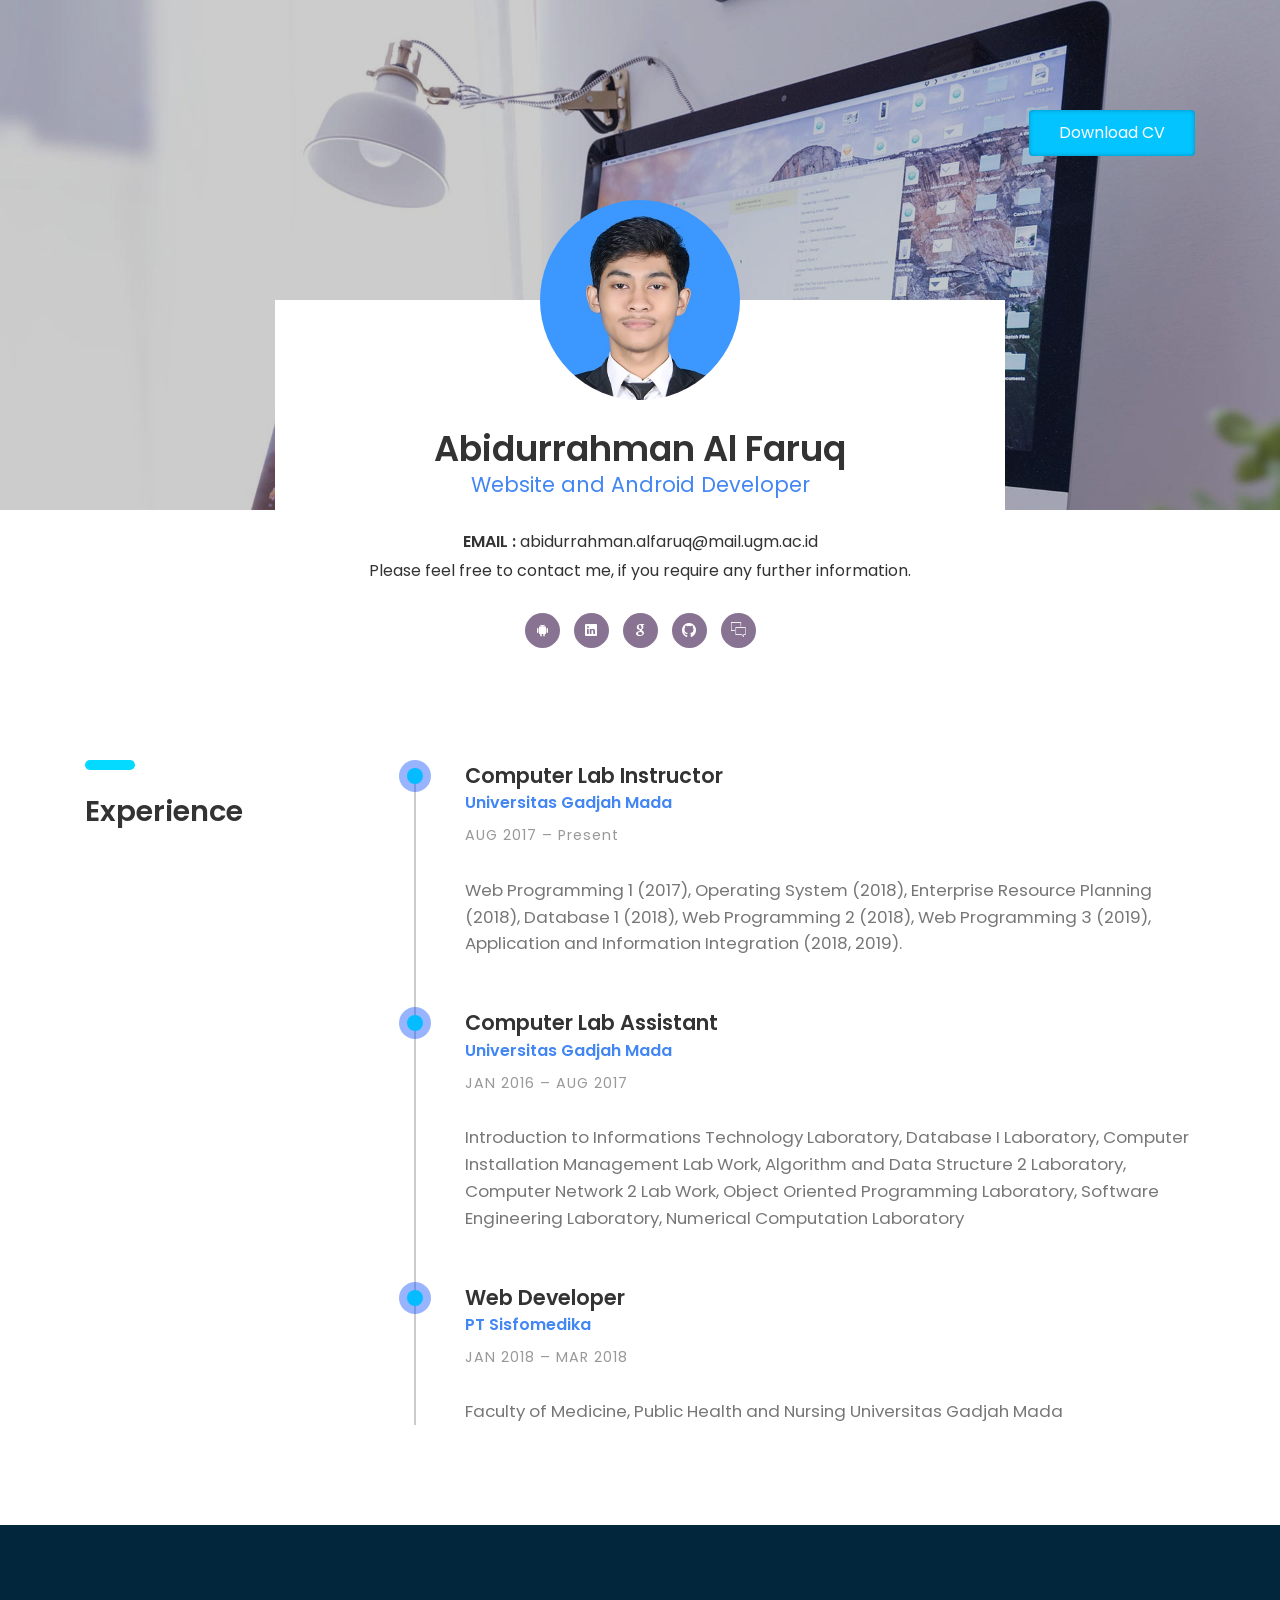
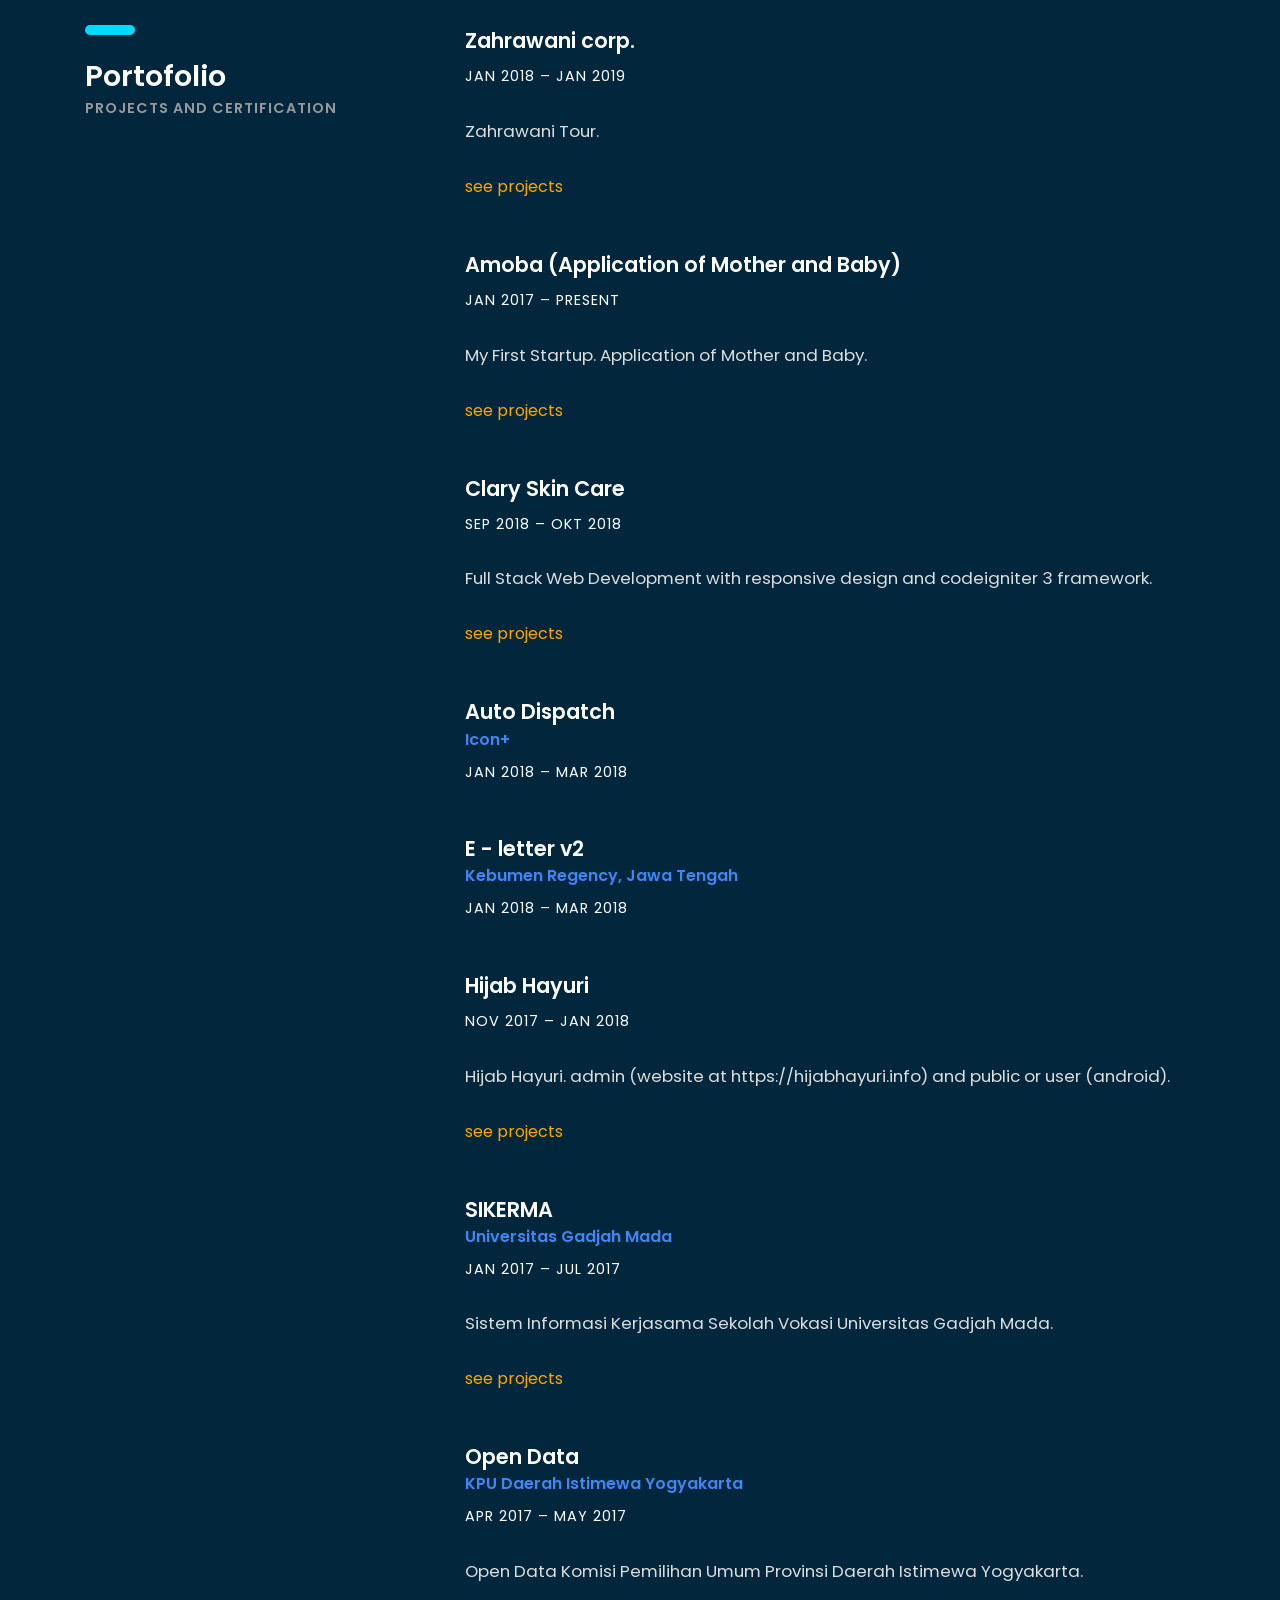
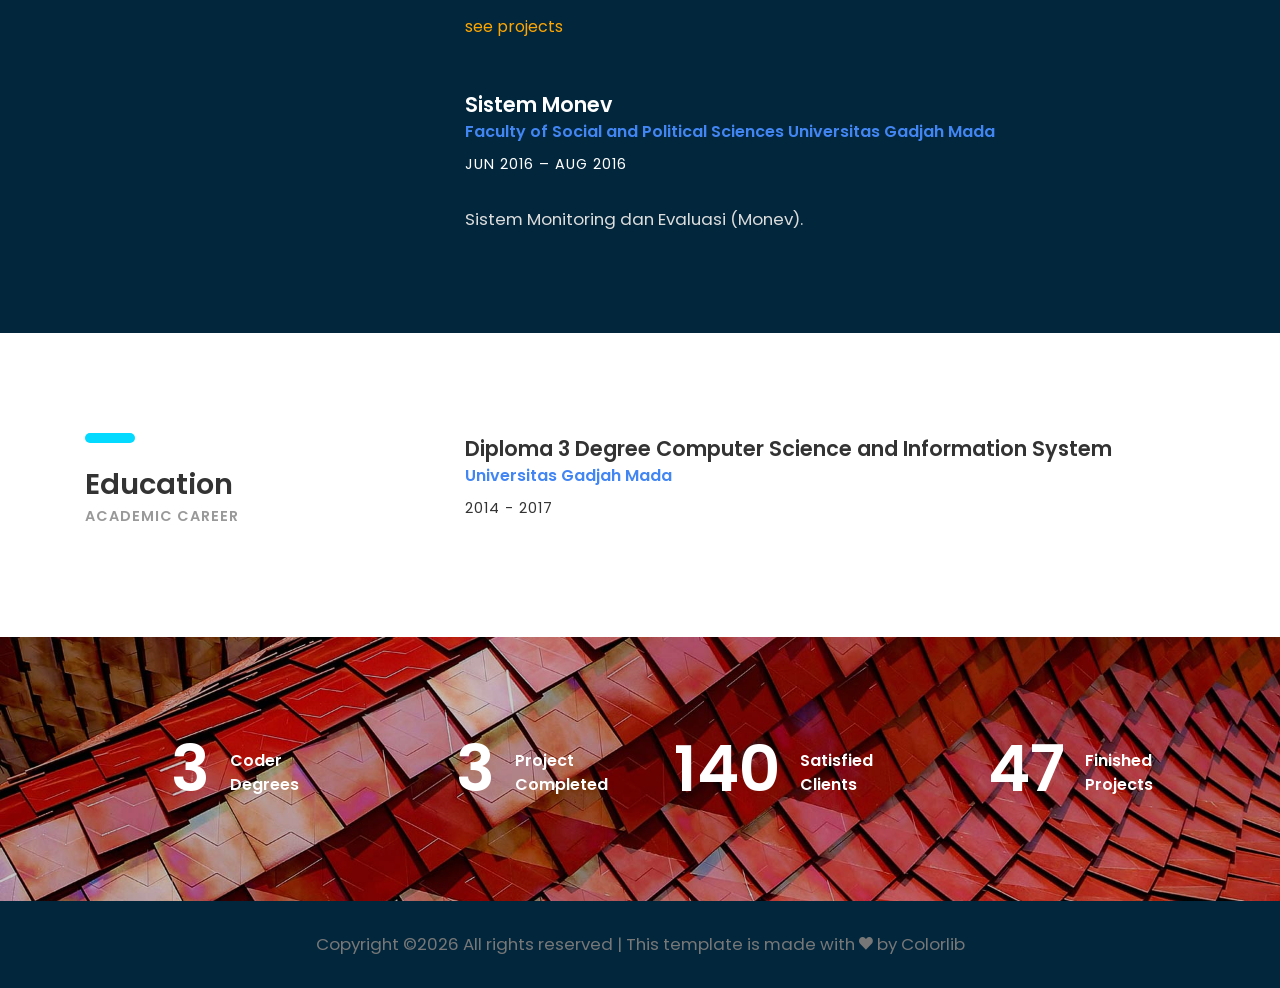
<file: index.html>
<!DOCTYPE HTML>
<html lang="en">
<head>
	<title>Abidurrahman Al Faruq</title>
	<meta http-equiv="X-UA-Compatible" content="IE=edge">
    <meta name="viewport" content="width=device-width, initial-scale=1">
    <meta charset="UTF-8">
    <meta http-equiv="content-type" content="text/html; charset=UTF-8" />
	<meta name="title" content="Abidurrahman AL Faruq" />

    <meta name="description" content="Software Developer, Website and Android Developer, Database, IT Analyst, Freelance Programmer, Backend Developer, Fullstack Developer, Android Apps Developer, Computer Lab Instructor" />

    <meta name="keywords" content="abid, rahman, alfaruq, al faruq, faruq, alfa, alva, alvavilla, alva villa, flege, flege7, bid07, bid7_, it, information, technology, developer, web, HTML, HTML5, CSS, CSS3, CodeIgniter, CI, Visual Studio, Android Studio, MySql, PostgreSQL, website, application, mobile, android, database, computer, linux, windows, microsoft, sistem informasi, sekolah, hijabmal.com, play store, universitas gadjah mada, ugm, komsi, d3, komputer dan sistem informasi" />

	<meta name="robots" content="follow, all" />

	<meta property="og:image" content="https://flege.github.io/profile.png" />
	<meta property="og:url" content="https://flege.github.io" />
	<meta property="og:title" content="Abidurrahman Al Faruq" />
	<meta property="og:description" content="Software Developer, Website and Android Developer, Database, IT Analyst, Freelance Programmer, Backend Developer, Fullstack Developer, Android Apps Developer, Computer Lab Instructor" />
	
	<!-- Font -->
	
	<link href="https://fonts.googleapis.com/css?family=Poppins:400,500,600,700%7CAllura" rel="stylesheet">
	
	<!-- Stylesheets -->
	
	<link href="common-css/bootstrap.css" rel="stylesheet">
	
	<link href="common-css/ionicons.css" rel="stylesheet">
	
	<link href="common-css/fluidbox.min.css" rel="stylesheet">
	
	<link href="01-cv-portfolio/css/styles.css" rel="stylesheet">
	
	<link href="01-cv-portfolio/css/responsive.css" rel="stylesheet">
	
</head>
<body>
	
	<header>
		<div class="container">
			<a class="downlad-btn" href="#" style="margin-top:80px">Download CV</a>
		</div><!-- container -->
	</header>
	
	<section class="intro-section">
		<div class="container">
			<div class="row">
				<div class="col-md-1 col-lg-2"></div>
				<div class="col-md-10 col-lg-8">
					<div class="intro">
						<div class="profile-img"><img src="images/foto300x300.PNG" alt=""></div>
						<h2><b>Abidurrahman Al Faruq</b></h2>
						<h4 class="font-blue">Website and Android Developer</h4>
						<ul class="information margin-tb-30">
							<li><b>EMAIL : </b>abidurrahman.alfaruq@mail.ugm.ac.id</li>
							<li>Please feel free to contact me, if you require any further information.</li>
						</ul>
						<ul class="social-icons">
							<li><a href="https://play.google.com/store/apps/developer?id=flege" target="_blank"><i class="ion-social-android"></i></a></li>
							<li><a href="https://www.linkedin.com/in/abidurrahman-al-faruq/" target="_blank"><i class="ion-social-linkedin"></i></a></li>
							<li><a href="https://mail.google.com/mail/?view=cm&fs=1&to=abidurrahman.alfaruq@mail.ugm.ac.id" target="_blank"><i class="ion-social-google"></i></a></li>
                            <li><a href="https://github.com/flege/" target="_blank"><i class="ion-social-github"></i></a></li>
                            <li><a href="mailto:abidurrahman.alfaruq@mail.ugm.ac.id"><i class="icon ion-ios-chatboxes-outline"></i></a></li>
						</ul>
					</div><!-- intro -->
				</div><!-- col-sm-8 -->
			</div><!-- row -->
		</div><!-- container -->
	</section><!-- intro-section -->
    
    <section class="education-section section">
		<div class="container">
			<div class="row">
				<div class="col-sm-4">
					<div class="heading">
						<h3><b>Experience</b></h3>
					</div>
				</div><!-- col-sm-4 -->
				<div class="col-sm-8">
					<div class="education-wrapper">
						<div class="education margin-b-50">
							<h4><b>Computer Lab Instructor</b></h4>
							<a href="https://ugm.ac.id/"><h5 class="font-blue"><b>Universitas Gadjah Mada</b></h5></a>
							<h6 class="font-lite-black margin-t-10">AUG 2017 – Present</h6>
							<p class="margin-tb-30">Web Programming 1 (2017), Operating System (2018), Enterprise Resource Planning (2018), Database 1 (2018), Web Programming 2 (2018), Web Programming 3 (2019), Application and Information Integration (2018, 2019). </p>
						</div><!-- education -->
						
						<div class="education margin-b-50">
							<h4><b>Computer Lab Assistant</b></h4>
							<a href="https://ugm.ac.id/"><h5 class="font-blue"><b>Universitas Gadjah Mada</b></h5></a>
							<h6 class="font-lite-black margin-t-10">JAN 2016 – AUG 2017</h6>
							<p class="margin-tb-30">Introduction to Informations Technology Laboratory, Database I Laboratory, Computer Installation Management Lab Work, Algorithm and Data Structure 2 Laboratory, Computer Network 2 Lab Work, Object Oriented Programming Laboratory, Software Engineering Laboratory, Numerical Computation Laboratory </p>
						</div><!-- education -->
						
						<div class="education margin-b-50">
							<h4><b>Web Developer</b></h4>
							<a href="https://sisfomedika.com/"><h5 class="font-blue"><b>PT Sisfomedika</b></h5></a>
							<h6 class="font-lite-black margin-t-10">JAN 2018 – MAR 2018</h6>
							<p class="margin-tb-30">Faculty of Medicine, Public Health and Nursing Universitas Gadjah Mada </p>
						</div><!-- education -->
					</div><!-- education-wrapper -->
				</div><!-- col-sm-8 -->
			</div><!-- row -->
		</div><!-- container -->
		
    </section><!-- about-section -->
	
	<section class="experience-section section">
		<div class="container">
			<div class="row">
				<div class="col-sm-4">
					<div class="heading">
						<h3><b>Portofolio</b></h3>
						<h6 class="font-lite-black"><b>PROJECTS AND CERTIFICATION</b></h6>
					</div>
				</div><!-- col-sm-4 -->
				<div class="col-sm-8">
                    
                    <div class="experience margin-b-50">
						<h4><b>Zahrawani corp.</b></h4>
						<h6 class="margin-t-10">JAN 2018 – JAN 2019</h6>
                        <p class="font-semi-white margin-tb-30">Zahrawani Tour. </p>
                        <a href="https://zahrawani.com/" target="_blank" class="font-yellow">see projects</a>
                    </div><!-- experience -->

                    <div class="experience margin-b-50">
						<h4><b>Amoba (Application of Mother and Baby)</b></h4>
						<h6 class="margin-t-10">JAN 2017 – PRESENT</h6>
                        <p class="font-semi-white margin-tb-30">My First Startup. Application of Mother and Baby. </p>
                        <a href="https://play.google.com/store/apps/details?id=com.flege.amoba" target="_blank" class="font-yellow">see projects</a>
                    </div><!-- experience -->

                    <div class="experience margin-b-50">
						<h4><b>Clary Skin Care</b></h4>
						<h6 class="margin-t-10">SEP 2018 – OKT 2018</h6>
                        <p class="font-semi-white margin-tb-30">Full Stack Web Development with responsive design and codeigniter 3 framework. </p>
                        <a href="https://clary.id/" target="_blank" class="font-yellow">see projects</a>
                    </div><!-- experience -->

                    <div class="experience margin-b-50">
                        <h4><b>Auto Dispatch</b></h4>
                        <h5 class="font-blue"><b>Icon+</b></h5>
						<h6 class="margin-t-10">JAN 2018 – MAR 2018</h6>
                    </div><!-- experience -->

                    <div class="experience margin-b-50">
                        <h4><b>E - letter v2</b></h4>
                        <h5 class="font-blue"><b>Kebumen Regency, Jawa Tengah</b></h5>
						<h6 class="margin-t-10">JAN 2018 – MAR 2018</h6>
                    </div><!-- experience -->

                    <div class="experience margin-b-50">
						<h4><b>Hijab Hayuri</b></h4>
						<h6 class="margin-t-10">NOV 2017 – JAN 2018</h6>
                        <p class="font-semi-white margin-tb-30">Hijab Hayuri. admin (website at https://hijabhayuri.info) and public or user (android). </p>
                        <a href="https://play.google.com/store/apps/details?id=com.flege.hijabhayuri" target="_blank" class="font-yellow">see projects</a>
                    </div><!-- experience -->
                    
                    <div class="experience margin-b-50">
						<h4><b>SIKERMA</b></h4>
						<h5 class="font-blue"><b>Universitas Gadjah Mada</b></h5>
						<h6 class="margin-t-10">JAN 2017 – JUL 2017</h6>
                        <p class="font-semi-white margin-tb-30">Sistem Informasi Kerjasama Sekolah Vokasi Universitas Gadjah Mada. </p>
                        <a href="https://sikerma.sisteminformasi.id/" target="_blank" class="font-yellow">see projects</a>
					</div><!-- experience -->
                    
                    <div class="experience margin-b-50">
						<h4><b>Open Data</b></h4>
						<h5 class="font-blue"><b>KPU Daerah Istimewa Yogyakarta</b></h5>
						<h6 class="margin-t-10">APR 2017 – MAY 2017</h6>
                        <p class="font-semi-white margin-tb-30">Open Data Komisi Pemilihan Umum Provinsi Daerah Istimewa Yogyakarta. </p>
                        <a href="http://diy.kpu.go.id/opendata/" target="_blank" class="font-yellow">see projects</a>
					</div><!-- experience -->
					
					<div class="experience margin-b-50">
						<h4><b>Sistem Monev</b></h4>
						<h5 class="font-blue"><b>Faculty of Social and Political Sciences Universitas Gadjah Mada</b></h5>
						<h6 class="margin-t-10">JUN 2016 – AUG 2016</h6>
						<p class="font-semi-white margin-tb-30">Sistem Monitoring dan Evaluasi (Monev). </p>
                    </div><!-- experience -->
					
				</div><!-- col-sm-8 -->
			</div><!-- row -->
		</div><!-- container -->
		
	</section><!-- experience-section -->
    
    <section class="about-section section">
		<div class="container">
			<div class="row">
				<div class="col-sm-4">
					<div class="heading">
						<h3><b>Education</b></h3>
						<h6 class="font-lite-black"><b>ACADEMIC CAREER</b></h6>
					</div>
				</div><!-- col-sm-4 -->
				<div class="col-sm-8">
					<h4><b>Diploma 3 Degree Computer Science and Information System</b></h4>
                    <a href="https://ugm.ac.id/"><h5 class="font-blue"><b>Universitas Gadjah Mada</b></h5></a>
                    <h6 class="margin-t-10">2014 - 2017</h6>
				</div><!-- col-sm-8 -->
			</div><!-- row -->
		</div><!-- container -->
	</section><!-- about-section -->
	
	<section class="counter-section" id="counter">
		<div class="container">
			<div class="row">
			
				<div class="col-sm-6 col-md-6 col-lg-3">
					<div class="counter margin-b-30">
						<h1 class="title"><b><span class="counter-value" data-duration="400" data-count="3">0</span></b></h1>
						<h5 class="desc"><b>Coder Degrees</b></h5>
					</div><!-- counter -->
				</div><!-- col-md-3-->
				
				<div class="col-sm-6 col-md-6 col-lg-3">
					<div class="counter margin-b-30">
						<h1 class="title"><b><span class="counter-value" data-duration="1400" data-count="25">0</span></b></h1>
						<h5 class="desc"><b>Project Completed</b></h5>
					</div><!-- counter -->
				</div><!-- col-md-3-->
				
				<div class="col-sm-6 col-md-6 col-lg-3">
					<div class="counter margin-b-30">
						<h1 class="title"><b><span class="counter-value" data-duration="700" data-count="311">0</span></b></h1>
						<h5 class="desc"><b>Satisfied Clients</b></h5>
					</div><!-- counter -->
				</div><!-- col-md-3-->
				
				<div class="col-sm-6 col-md-6 col-lg-3">
					<div class="counter margin-b-30">
						<h1 class="title"><b><span class="counter-value" data-duration="2000" data-count="732">0</span></b></h1>
						<h5 class="desc"><b>Finished Projects</b></h5>
					</div><!-- margin-b-30 -->
				</div><!-- col-md-3-->
				
			</div><!-- row-->
		</div><!-- container-->
    </section><!-- counter-section-->
	
	<footer>
		<p class="copyright">
			<!-- Link back to Colorlib can't be removed. Template is licensed under CC BY 3.0. -->
Copyright &copy;<script>document.write(new Date().getFullYear());</script> All rights reserved | This template is made with <i class="ion-heart" aria-hidden="true"></i> by <a href="https://colorlib.com" target="_blank">Colorlib</a>
<!-- Link back to Colorlib can't be removed. Template is licensed under CC BY 3.0. -->
		</p>


	</footer>
	
	
	<!-- SCIPTS -->
	
	<script src="common-js/jquery-3.2.1.min.js"></script>
	
	<script src="common-js/tether.min.js"></script>
	
	<script src="common-js/bootstrap.js"></script>
	
	<script src="common-js/isotope.pkgd.min.js"></script>
	
	<script src="common-js/jquery.waypoints.min.js"></script>
	
	<script src="common-js/progressbar.min.js"></script>
	
	<script src="common-js/jquery.fluidbox.min.js"></script>
	
	<script src="common-js/scripts.js"></script>
	
</body>
</html>
</file>
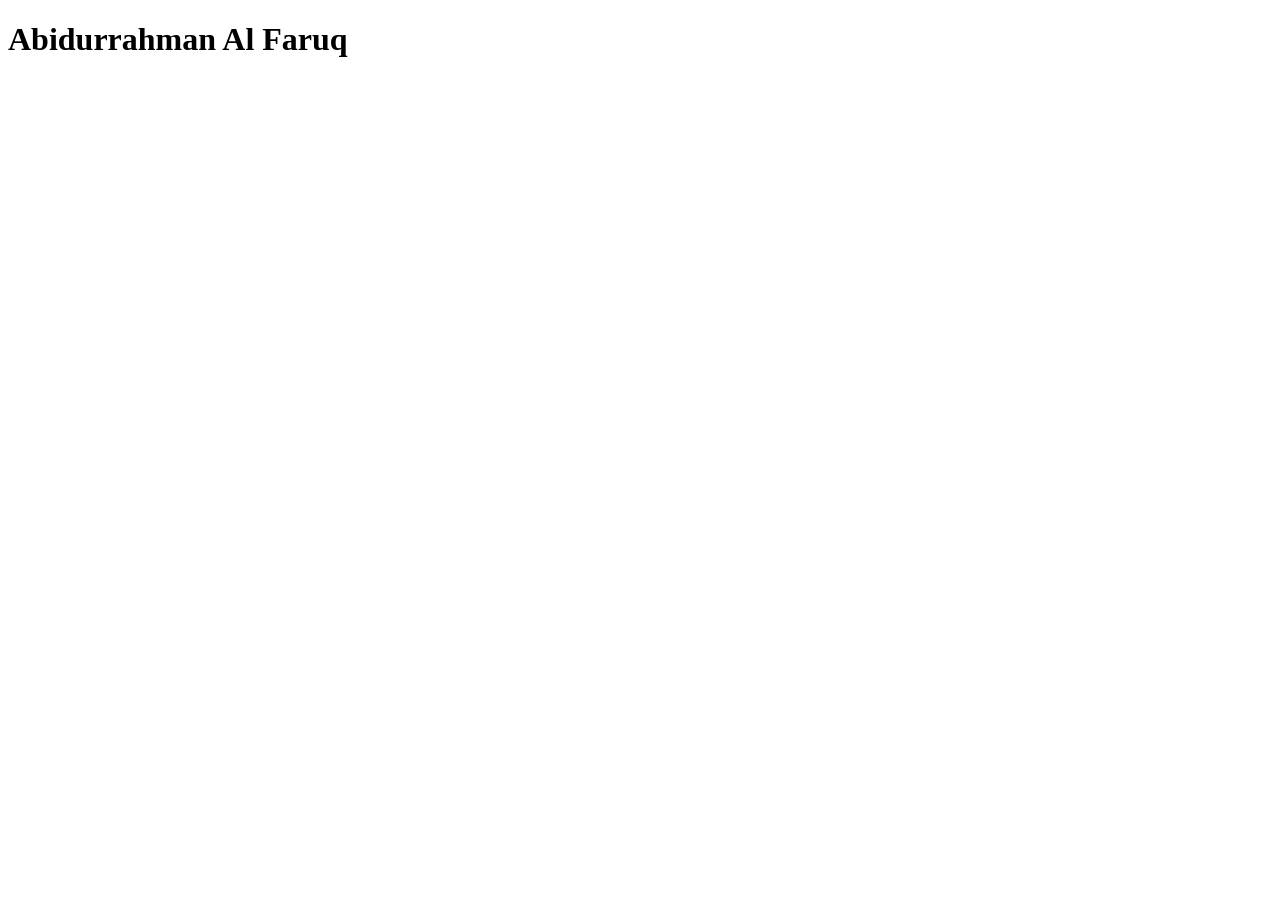
<file: index_old.html>
<!DOCTYPE html>
<html>
<head>
    <meta charset="utf-8" />
    <meta http-equiv="X-UA-Compatible" content="IE=edge">
    <meta name="viewport" content="width=device-width, initial-scale=1">
    <title>Abidurrahman Al Faruq</title>
	<meta http-equiv="content-type" content="text/html; charset=UTF-8" />
	<meta name="title" content="Abidurrahman AL Faruq" />

    <meta name="description" content="Software Developer, Website and Android Developer, Database, IT Analyst, Freelance Programmer, Backend Developer, Fullstack Developer, Android Apps Developer, Computer Lab Instructor" />

    <meta name="keywords" content="abid, rahman, alfaruq, al faruq, faruq, alfa, alva, alvavilla, alva villa, flege, flege7, bid07, bid7_, it, information, technology, developer, web, HTML, HTML5, CSS, CSS3, CodeIgniter, CI, Visual Studio, Android Studio, MySql, PostgreSQL, website, application, mobile, android, database, computer, linux, windows, microsoft, sistem informasi, sekolah, hijabmal.com, play store, universitas gadjah mada, ugm, komsi, d3, komputer dan sistem informasi" />

	<meta name="robots" content="follow, all" />

	<meta property="og:image" content="https://flege.github.io/profile.png" />
	<meta property="og:url" content="https://flege.github.io" />
	<meta property="og:title" content="Abidurrahman Al Faruq" />
	<meta property="og:description" content="Software Developer, Website and Android Developer, Database, IT Analyst, Freelance Programmer, Backend Developer, Fullstack Developer, Android Apps Developer, Computer Lab Instructor" />
</head>
<body>
    <h1>Abidurrahman Al Faruq</h1>
</body>
</html>
</file>
<file: 01-cv-portfolio/css/styles.css>
/*
====================================================

* 	[Master Stylesheet]
	
	Theme Name :  
	Version    :  
	Author     :  
	Author URI :  

====================================================

	TOC
	
	1. PRIMARY STYLES
	2. COMMONS FOR PAGE DESIGN
	3. HEADER
	4. INTRO SECTION
	5. PORFOLIO SECTION
	6. ABOUT SECTION
	7. EXPERIENCE SECTION
	8. EDUCATION SECTION
	9. COUNTER SECTION
	10. FOOTER

====================================================


/* ---------------------------------
1. PRIMARY STYLES
--------------------------------- */

html{ font-size: 100%; height: 100%; overflow-x: hidden; margin: 0px;  padding: 0px; touch-action: manipulation; }


body{ font-size: 16px; font-family: 'Poppins', serif; width: 100%; height: 100%; margin: 0; font-weight: 400;
	-webkit-font-smoothing: antialiased; -moz-osx-font-smoothing: grayscale; word-wrap: break-word; 
	color: #333; }

h1, h2, h3, h4, h5, h6, p, a, ul, span, li, img, inpot, button{ margin: 0; padding: 0; }

h1,h2,h3,h4,h5,h6{ line-height: 1.5; font-weight: inherit; }

h1,h2,h3{ font-family: 'Poppins', cursive; }

p{ line-height: 1.6; font-size: 1.05em; font-weight: 400; color: #777; }

h1{ font-size: 4em; line-height: 1; }
h2{ font-size: 2.2em; line-height: 1.1; }
h3{ font-size: 1.8em; }
h4{ font-size: 1.3em; }
h5{ font-size: 1em; }
h6{ font-size: .9em; letter-spacing: 1px; }

a, button{ display: inline-block; text-decoration: none; color: inherit; line-height: 1; 
	-webkit-transition: all .25s ease-in-out; transition: all .25s ease-in-out; }

a:focus, a:active, a:hover,
button:focus, button:active, button:hover,
a b.light-color:hover{ text-decoration: none; color: #04d9ff; }

b{ font-weight: 600; }

img{ width: 100%; }

li{ list-style: none; display: inline-block; }

span{ display: inline-block; }

button{ outline: 0; border: 0; background: none; cursor: pointer; }

.icon{ font-size: 1.1em; display: inline-block; line-height: inherit; }

[class^="icon-"]:before, [class*=" icon-"]:before{ line-height: inherit; }

b.max-bold{ font-weight: 700; }



/* ---------------------------------
2. COMMONS FOR PAGE DESIGN
--------------------------------- */

.section{ padding: 100px 0 50px; }

.section .heading{ margin-bottom: 60px; }

.section .heading:before{ content:''; height: 10px; width: 50px; border-radius: 5px;
	margin-bottom: 20px; display: block; background: #04d9ff; }
	
.margin-t-10{ margin-top: 10px; }

.margin-b-30{ margin-bottom: 30px; }
.margin-b-50{ margin-bottom: 50px; }

.margin-tb-30{ margin-top: 30px; margin-bottom: 30px; }

.font-yellow{ color: #FFA600; }
.font-blue{ color: #4286f4; }

.font-semi-white{ color: #ddd; }

.font-lite-black{ color: #999; }


/* ---------------------------------
3. HEADER
--------------------------------- */

header{ position: absolute; top: 30px; left: 0; right: 0; z-index: 100; }

header .heading-wrapper{ border-radius: 5px; padding: 30px 40px 20px; background: #04c4ff; color: #fff; }

header .info{ margin-bottom: 10px; }

header .info .icon{ float: left; font-size: 30px; }

header .info .right-area{ margin-left: 45px; }

header .downlad-btn{ padding: 15px 30px; border-radius: 4px; float: right; margin-top: 30px;
	box-shadow: inset 0 0px 4px rgba(0,0,0,.3); background: #04c4ff; color: #fff; 
	-webkit-transition: all .2s ease; transition: all .2s ease; }

header .downlad-btn:hover{ -webkit-transform: translateY(-4px); transform: translateY(-4px); }


/* ---------------------------------
4. INTRO SECTION
--------------------------------- */

.intro-section{ padding-top: 200px; position: relative; background-size: cover; 
	z-index: 1;background-image: url(../../images/slider-1-1920x1080.jpg); }

.intro-section:before{ content:''; z-index: -1; position: absolute; top: 0; bottom: 0; left: 0; 
	right: 0; background: rgba(0,0,0, .2); }
	
.intro-section:after{ content: ''; position: absolute; bottom: 0; left: 0; right: 0;
	height: 150px; z-index: -1; background: #fff; }

.intro{ padding: 0 20px; margin-top: 100px; text-align: center; background: #fff; }

.intro .profile-img{ height: 200px; width: 200px; border-radius: 100px; margin: 0 auto; 
	overflow: hidden; position: relative; top: -100px; margin-bottom: -70px;  }

.intro .information > li{ display: block; margin: 5px 0; }

.intro .social-icons > li > a{ height: 35px; line-height: 35px; width: 35px; border-radius: 20px; 
	overflow: hidden; z-index: 1; position: relative; margin: 0 5px 5px; background: #887392; color: #fff; }

.intro .social-icons > li > a:after{ content: ''; position: absolute; bottom: 0; left: 0; right: 0;
	top: 0; z-index: -1; border-radius: 20px; background: #04d9ff; 
	-webkit-transition: all .2s ease; transition: all .2s ease;
	-webkit-transform: scale(0); transform: scale(0); }

.intro .social-icons > li > a:hover:after{ -webkit-transform: scale(1); transform: scale(1); }


/* ---------------------------------
5. PORFOLIO SECTION
--------------------------------- */

.portfolio-section{ padding-bottom: 0; }

.portfolio-section .portfolioFilter{ margin-top: 60px; color: #666; }

.portfolio-section .portfolioFilter a{ margin: 10px 10px 0 0; }

.portfolio-section .portfolioFilter a.current{  color: #04d9ff; }

.portfolio-section .portfolioContainer{ margin-left: -15px; margin-right: -15px; }

.portfolio-section .p-item{ width: 33.333%; padding: 0 7.5px 0px; margin-top: 15px; }

.portfolio-section .p-item a{ display: inline; }

.portfolio-section .p-item.p-item-2 .img:first-child{ float: left; width: 50%; padding-right: 7.5px; }

.portfolio-section .p-item.p-item-2 .img:last-child{ float: right; width: 50%; padding-left: 7.5px; }


/* ---------------------------------
6. ABOUT SECTION
--------------------------------- */

.radial-progress{ position: relative; max-width: 200px; margin: 0 auto; }

.radial-progress .progressbar-text{ font-size: 2.2em; font-weight: 500; 
	padding-bottom: 25px!important; color: #333!important; }

.radial-progress .progressbar-text:after{ content:'%'; }

.radial-progress .progress-title{ position: absolute; top: 50%; left: 50%; width: 100%;
	letter-spacing: 0; text-align: center; transform: translate(-50%, 15px); color: #777; }

	

/* ---------------------------------
7. EXPERIENCE SECTION
--------------------------------- */

.experience-section{ background: #02273d; color: #fff; }

.experience .list > li{ display: block; position: relative; margin-bottom: 10px; padding-left: 20px; }

.experience .list > li:before{ content: ''; position: absolute; top: 50%; left: 0; height: 10px; 
	width: 10px; margin-top: -5px; display: block; border-radius: 10px; border: 2px solid #fff; }

	
/* ---------------------------------
8. EDUCATION SECTION
--------------------------------- */

.education-wrapper{ position: relative; }

.education-wrapper:after{ content:''; position: absolute; top: 8px; bottom: 0; left: -51px;
	width: 2px; background: #ccc; }

.education-wrapper .education{ position: relative; }

.education-wrapper .education:after{ content:''; position: absolute; top: 8px; left: -58px; width: 16px; 
	height: 16px; border-radius: 10px; z-index: 1;
	box-shadow: 0 0 0 8px rgba(0, 68, 255, 0.4); background: #04bcff; }
	
	
/* ---------------------------------
9. COUNTER SECTION
--------------------------------- */

.counter-section{ position: relative; padding: 100px 0 70px; background-size: cover; z-index: 1; 
	background-image: url(../../images/slider-5-1920x600.jpg); color: #fff; }

.counter-section:after{ content:''; z-index: -1; position: absolute; top: 0; bottom: 0; left: 0; 
	right: 0; background: rgba(0,0,0, .2); }

.counter{ position: relative; }
	
.counter .title{ text-align: right; margin-right: 130px; }

.counter .desc{ position: absolute; bottom: 4px; right: 0px; width: 110px; }


/* RADIAL PREOGRESS SECTION */


.radial-progress{ position: relative; max-width: 200px; margin: 0 auto; }

.radial-progress .progressbar-text{ font-size: 2.2em; font-weight: 500; 
	padding-bottom: 25px!important; color: #333!important; }

.radial-progress .progressbar-text:after{ content:'%'; }

.radial-progress .progress-title{ position: absolute; top: 50%; left: 50%; width: 100%;
	letter-spacing: 0; text-align: center; transform: translate(-50%, 15px); color: #777; }

	
	
/* ---------------------------------
10. FOOTER
--------------------------------- */

.copyright{ text-align: center; padding: 30px 0; background: #02273d; }
</file>
<file: 01-cv-portfolio/css/responsive.css>
/* Screens Resolution : 992px
-------------------------------------------------------------------------- */
@media only screen and (max-width: 1200px) {
	/* ---------------------------------
	9. COUNTER SECTION
	--------------------------------- */

	.counter-section{ text-align: center; padding: 50px 0 20px; }

	.counter{ display: inline-block; }
	
	.counter .desc{ text-align: left; }
}

/* Screens Resolution : 992px
-------------------------------------------------------------------------- */
@media only screen and (max-width: 992px) {
	
	/* ---------------------------------
	4. INTRO SECTION
	--------------------------------- */

	.intro-section{ padding-top: 250px; }
	
}

/* Screens Resolution : 767px
-------------------------------------------------------------------------- */
@media only screen and (max-width: 767px) {
	
	/* ---------------------------------
	1. PRIMARY STYLES
	--------------------------------- */

	p{ line-height: 1.4; }

	h1{ font-size: 3em; }
	h2{ font-size: 2em; }
	h3{ font-size: 1.8em; }


	
	/* ---------------------------------
	2. COMMONS FOR PAGE DESIGN
	--------------------------------- */

	.section{ padding: 50px 0 0px; }

	.section .heading{ margin-bottom: 30px; }

	
	/* ---------------------------------
	4. INTRO SECTION
	--------------------------------- */

	.intro-section{ padding-top: 350px; }


	/* ---------------------------------
	5. PORFOLIO SECTION
	--------------------------------- */

	.portfolio-section{ padding-bottom: 0; }
	
	.portfolio-section .portfolioFilter{ margin: 0px 0 10px; }
	
	.portfolio-section .portfolioContainer{ margin-left: 0; margin-right: 0; }

	.portfolio-section .p-item{ width: 50%; padding: 0 15px 0px; }

	.portfolio-section .p-item{ max-width: 400px; }

	
	/* ---------------------------------
	8. EDUCATION SECTION
	--------------------------------- */
	
	.education-wrapper:after,
	.education-wrapper .education:after{ display: none; }

}

/* Screens Resolution : 575px
-------------------------------------------------------------------------- */
@media only screen and (max-width: 575px) {
	
	/* ---------------------------------
	1. PRIMARY STYLES
	--------------------------------- */

	body{ font-size: 14px;  }
	

	/* ---------------------------------
	5. PORFOLIO SECTION
	--------------------------------- */
	
	.portfolio-section .p-item{ width: 100%; }
	
}

/* Screens Resolution : 479px
-------------------------------------------------------------------------- */
@media only screen and (max-width: 479px) {


}

/* Screens Resolution : 359px
-------------------------------------------------------------------------- */
@media only screen and (max-width: 359px) {
	
	/* ---------------------------------
	3. HEADER
	--------------------------------- */

	header .heading-wrapper{  padding: 30px 20px 20px; }

	header .info .icon{ font-size: 25px; }

	header .info .right-area{ margin-left: 35px; }

}

/* Screens Resolution : 290px
-------------------------------------------------------------------------- */
@media only screen and (max-width: 290px) {

	
}

/* Screens Resolution : 290px
-------------------------------------------------------------------------- */
@media only screen and (max-width: 260px) {
	
	/* ---------------------------------
	3. HEADER
	--------------------------------- */

	header .heading-wrapper{  padding: 10px 15px 0px; }

	header .info .icon{ font-size: 15px; }

	header .info .right-area{ margin-left: 20px; }
	
	/* ---------------------------------
	4. INTRO SECTION
	--------------------------------- */

	.intro .profile-img{ width: 80%; height: auto; top: 0; margin-bottom: 10px; }
	
	.intro{ padding: 20px 10px 0; margin-right: -15px; margin-left: -15px; }
	
}
</file>
<file: common-css/fluidbox.min.css>
@-webkit-keyframes a{0%{-webkit-transform:translate(-50%,-50%) rotateX(0) rotateY(0);transform:translate(-50%,-50%) rotateX(0) rotateY(0)}50%{-webkit-transform:translate(-50%,-50%) rotateX(-180deg) rotateY(0);transform:translate(-50%,-50%) rotateX(-180deg) rotateY(0)}to{-webkit-transform:translate(-50%,-50%) rotateX(-180deg) rotateY(-180deg);transform:translate(-50%,-50%) rotateX(-180deg) rotateY(-180deg)}}@keyframes a{0%{-webkit-transform:translate(-50%,-50%) rotateX(0) rotateY(0);transform:translate(-50%,-50%) rotateX(0) rotateY(0)}50%{-webkit-transform:translate(-50%,-50%) rotateX(-180deg) rotateY(0);transform:translate(-50%,-50%) rotateX(-180deg) rotateY(0)}to{-webkit-transform:translate(-50%,-50%) rotateX(-180deg) rotateY(-180deg);transform:translate(-50%,-50%) rotateX(-180deg) rotateY(-180deg)}}.fluidbox{outline:none}.fluidbox__overlay{background-color:hsla(0,0%,100%,.85);cursor:pointer;cursor:zoom-out;opacity:0;pointer-events:none;position:fixed;top:-100%;left:0;bottom:-100%;right:0;-webkit-transition:all .5s ease-in-out;transition:all .5s ease-in-out}.fluidbox--opened .fluidbox__overlay{pointer-events:auto}.fluidbox__wrap{background-position:center center;background-size:cover;margin:0 auto;position:relative;-webkit-transition:all .5s ease-in-out;transition:all .5s ease-in-out}.fluidbox--closed .fluidbox__thumb,.fluidbox__thumb{-webkit-transition:opacity 0s ease-in-out 0s;transition:opacity 0s ease-in-out 0s}.fluidbox__ghost{background-size:100% 100%;background-position:center center;background-repeat:no-repeat;position:absolute;-webkit-transition:opacity 0s 0s,-webkit-transform .5s 0s;transition:opacity 0s 0s,-webkit-transform .5s 0s;transition:opacity 0s 0s,transform .5s 0s;transition:opacity 0s 0s,transform .5s 0s,-webkit-transform .5s 0s}.fluidbox--opened .fluidbox__ghost{cursor:pointer;cursor:zoom-out}.fluidbox--closed .fluidbox__ghost{-webkit-transition:opacity 0s .5s,-webkit-transform .5s 0s;transition:opacity 0s .5s,-webkit-transform .5s 0s;transition:opacity 0s .5s,transform .5s 0s;transition:opacity 0s .5s,transform .5s 0s,-webkit-transform .5s 0s}.fluidbox__loader{opacity:0;-webkit-perspective:200px;perspective:200px;pointer-events:none;position:absolute;top:0;left:0;bottom:0;right:0}.fluidbox__loader:before{background-color:hsla(0,0%,100%,.85);content:'';-webkit-transform-style:preserve-3d;transform-style:preserve-3d;position:absolute;top:50%;left:50%;width:20%;padding-bottom:20%;-webkit-transform:translate(-50%,-50%);transform:translate(-50%,-50%);-webkit-transition-property:-webkit-transform;transition-property:-webkit-transform;transition-property:transform;transition-property:transform,-webkit-transform;-webkit-transition-duration:.5s;transition-duration:.5s;-webkit-transition-delay:0s;transition-delay:0s}.fluidbox--loading .fluidbox__loader{opacity:1;-webkit-transition:opacity .5s ease-in-out .5s;transition:opacity .5s ease-in-out .5s}.fluidbox--loading .fluidbox__loader:before{-webkit-animation:a 1s 0s infinite ease-in-out forwards;animation:a 1s 0s infinite ease-in-out forwards}
/*# sourceMappingURL=fluidbox.min.css.map */
</file>
